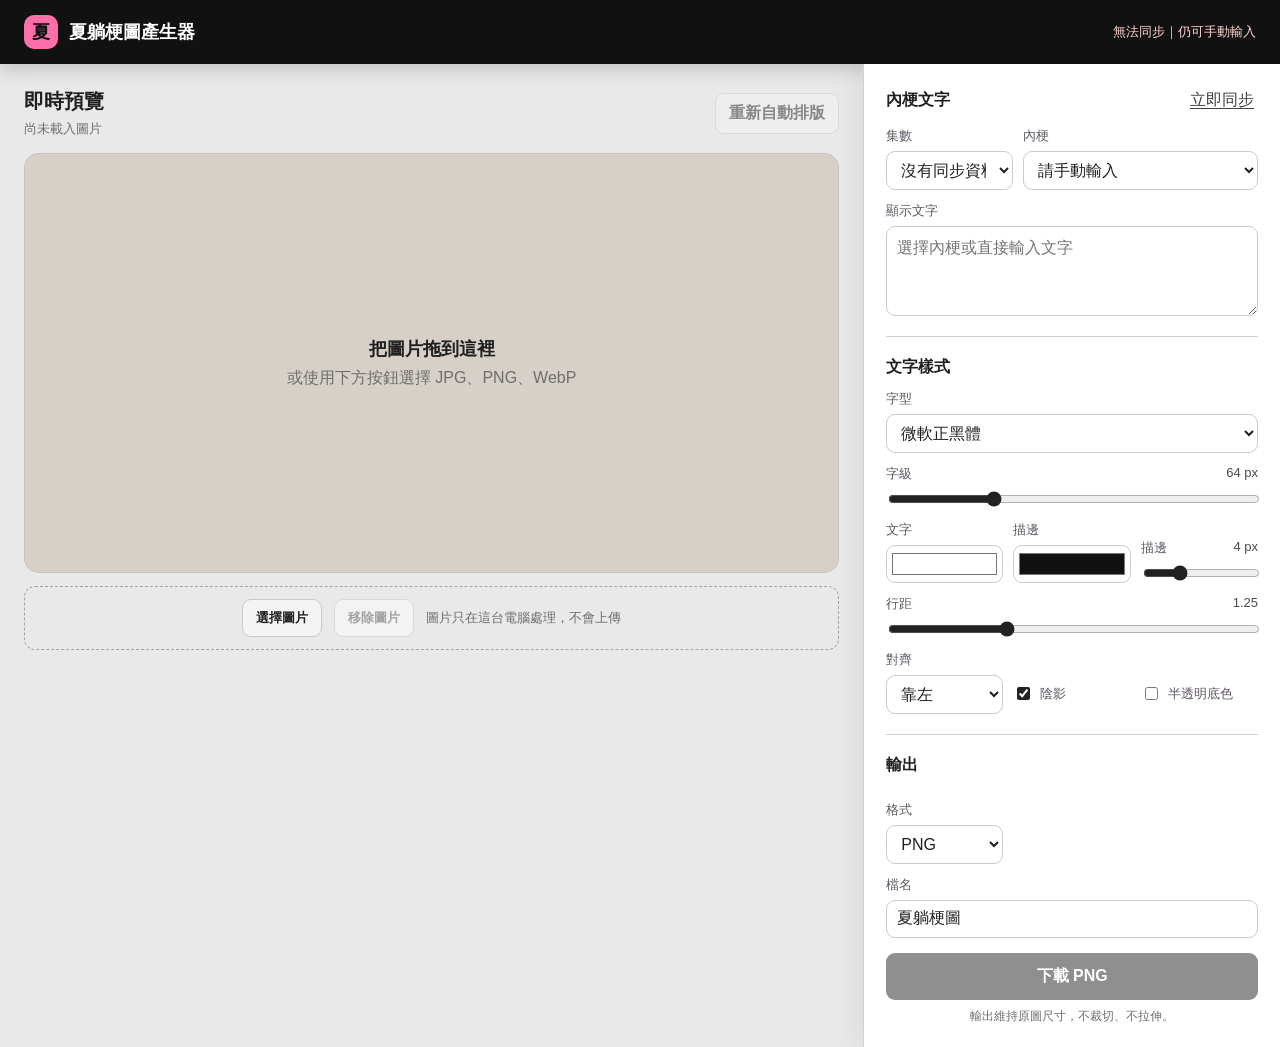
<file: index.html>
<!doctype html>
<html lang="zh-Hant">
<head>
  <meta charset="utf-8">
  <meta name="viewport" content="width=device-width, initial-scale=1">
  <title>夏躺梗圖產生器</title>
  <link rel="stylesheet" href="assets/style.css">
</head>
<body>
  <header class="app-header">
    <div class="brand"><span class="brand-mark">夏</span><span>夏躺梗圖產生器</span></div>
    <div id="syncStatus" class="sync-status" aria-live="polite">正在同步內梗…</div>
  </header>

  <main class="workspace">
    <section class="preview-panel" aria-labelledby="previewTitle">
      <div class="panel-heading">
        <div><h1 id="previewTitle">即時預覽</h1><p id="imageInfo">尚未載入圖片</p></div>
        <div class="preview-actions"><label for="imageInput" class="button secondary mobile-only">換圖</label><button id="autoLayoutButton" type="button" class="button secondary desktop-auto" disabled>重新自動排版</button></div>
      </div>

      <div id="canvasShell" class="canvas-shell empty">
        <canvas id="editorCanvas" aria-label="梗圖預覽畫布"></canvas>
        <div id="emptyState" class="empty-state">
          <strong>把圖片拖到這裡</strong>
          <span>或使用下方按鈕選擇 JPG、PNG、WebP</span>
        </div>
      </div>

      <div id="dropZone" class="drop-zone">
        <input id="imageInput" type="file" accept="image/jpeg,image/png,image/webp" hidden>
        <label for="imageInput" class="button secondary file-button">選擇圖片</label>
        <button id="removeImageButton" type="button" class="button ghost" disabled>移除圖片</button>
        <span>圖片只在這台電腦處理，不會上傳</span>
      </div>
    </section>

    <aside id="controlPanel" class="control-panel" aria-label="文字與輸出設定">
      <button id="mobilePanelCloseButton" class="mobile-panel-handle mobile-only" type="button" aria-label="關閉設定面板"><span></span></button>
      <section class="control-section mobile-only" data-panel-content="image">
        <h2>圖片</h2>
        <div class="mobile-image-actions">
          <label for="imageInput" class="button primary">選擇／更換圖片</label>
          <button id="mobileAutoLayoutButton" type="button" class="button secondary" disabled>重新自動排版</button>
          <button id="mobileRemoveImageButton" type="button" class="button ghost" disabled>移除圖片</button>
        </div>
      </section>
      <section class="control-section" data-panel-content="text">
        <div class="section-title"><h2>內梗文字</h2><button id="syncButton" type="button" class="text-button">立即同步</button></div>
        <div class="field-row">
          <label class="field"><span>集數</span><select id="episodeSelect"><option value="">載入中…</option></select></label>
          <label class="field wide"><span>內梗</span><select id="jokeSelect"><option value="">請先選集數</option></select></label>
        </div>
        <label class="field"><span>顯示文字</span><textarea id="textInput" rows="3" placeholder="選擇內梗或直接輸入文字"></textarea></label>
      </section>

      <section class="control-section" data-panel-content="style">
        <div class="section-title"><h2>文字樣式</h2><button id="moreStyleButton" type="button" class="text-button mobile-only" aria-expanded="false">更多設定</button></div>
        <label class="field"><span>字型</span>
          <select id="fontFamily">
            <option value="Microsoft JhengHei">微軟正黑體</option>
            <option value="Noto Sans TC">Noto Sans TC</option>
            <option value="DFKai-SB">標楷體</option>
          </select>
        </label>
        <label class="field range-field"><span>字級 <output id="fontSizeOutput">64 px</output></span><input id="fontSize" type="range" min="20" max="180" value="64"></label>
        <div class="field-row compact">
          <label class="field color-field"><span>文字</span><input id="textColor" type="color" value="#ffffff"></label>
          <label class="field color-field"><span>描邊</span><input id="strokeColor" type="color" value="#111111"></label>
          <label class="field range-field"><span>描邊 <output id="strokeWidthOutput">4 px</output></span><input id="strokeWidth" type="range" min="0" max="14" value="4"></label>
        </div>
        <div id="advancedStyleFields" class="advanced-style-fields">
          <label class="field range-field"><span>行距 <output id="lineHeightOutput">1.25</output></span><input id="lineHeight" type="range" min="100" max="180" value="125"></label>
          <div class="field-row compact">
            <label class="field"><span>對齊</span><select id="textAlign"><option value="left">靠左</option><option value="center">置中</option><option value="right">靠右</option></select></label>
            <label class="toggle-field"><input id="shadowEnabled" type="checkbox" checked><span>陰影</span></label>
            <label class="toggle-field"><input id="backgroundEnabled" type="checkbox"><span>半透明底色</span></label>
          </div>
        </div>
      </section>

      <section class="control-section" data-panel-content="download">
        <h2>輸出</h2>
        <div class="field-row compact">
          <label class="field"><span>格式</span><select id="outputFormat"><option value="png">PNG</option><option value="jpeg">JPG</option></select></label>
          <label id="qualityField" class="field range-field hidden"><span>畫質 <output id="qualityOutput">92%</output></span><input id="jpegQuality" type="range" min="60" max="100" value="92"></label>
        </div>
        <label class="field"><span>檔名</span><input id="fileName" type="text" value="夏躺梗圖"></label>
        <button id="downloadButton" type="button" class="button primary full" disabled>下載 PNG</button>
        <p class="hint">輸出維持原圖尺寸，不裁切、不拉伸。</p>
      </section>
    </aside>
  </main>

  <nav id="mobileTabs" class="mobile-tabs" aria-label="編輯工具">
    <button type="button" data-mobile-panel="image">圖片</button>
    <button type="button" data-mobile-panel="text" class="active" aria-selected="true">文字</button>
    <button type="button" data-mobile-panel="style">樣式</button>
    <button type="button" data-mobile-panel="download">下載</button>
  </nav>

  <div id="toast" class="toast" role="status" aria-live="polite"></div>
  <script src="assets/app.js"></script>
</body>
</html>
</file>
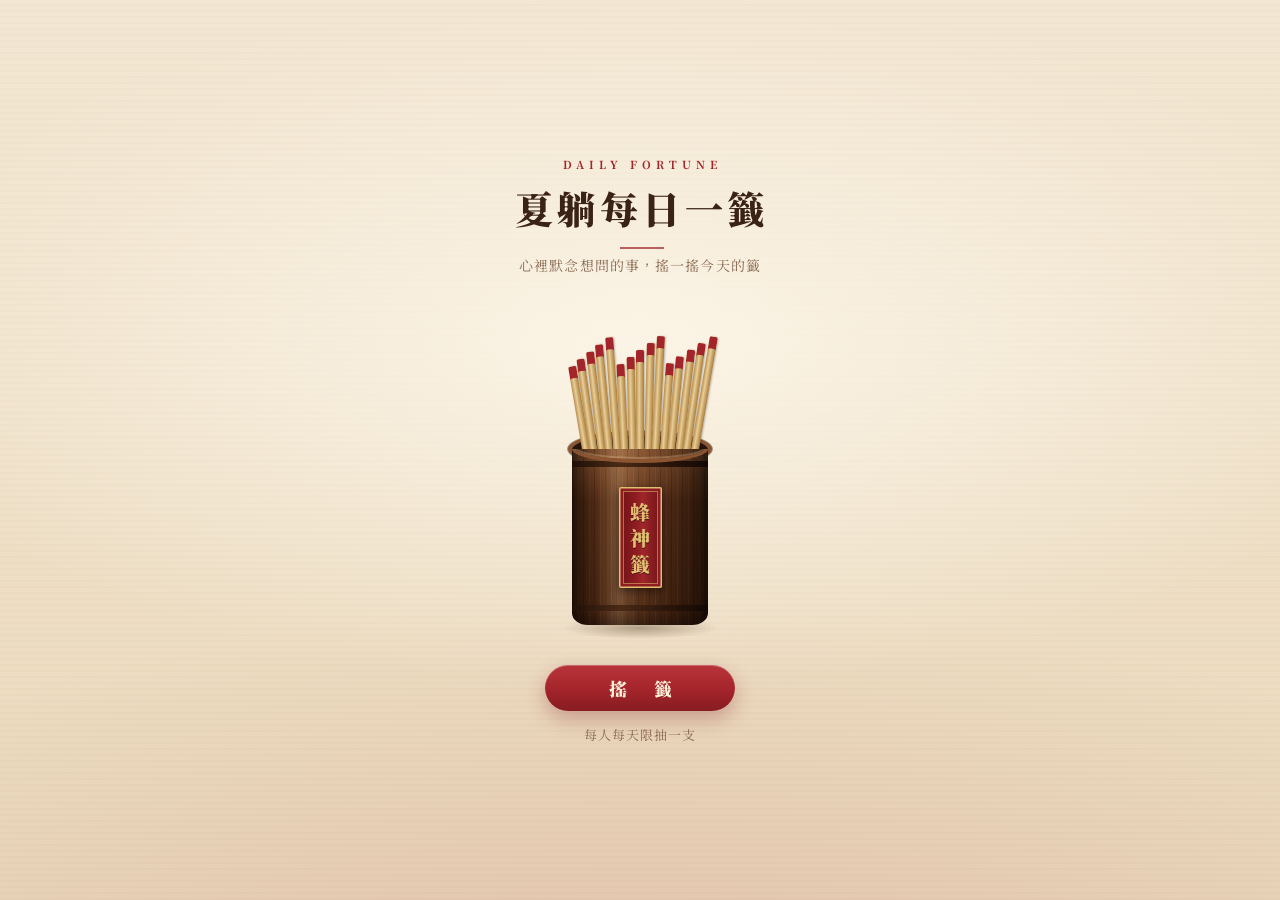
<file: xiatang/index.html>
<!doctype html>
<html lang="zh-Hant">
<head>
  <meta charset="utf-8">
  <meta name="viewport" content="width=device-width, initial-scale=1, viewport-fit=cover">
  <meta name="theme-color" content="#F3E7D3">
  <title>夏躺每日一籤</title>
  <meta property="og:title" content="夏躺每日一籤">
  <meta property="og:description" content="心裡默念想問的事，搖一搖今天的籤。">
  <link rel="preconnect" href="https://fonts.googleapis.com">
  <link rel="preconnect" href="https://fonts.gstatic.com" crossorigin>
  <link href="https://fonts.googleapis.com/css2?family=Noto+Serif+TC:wght@500;700;900&display=swap" rel="stylesheet">
  <!-- 改了 style.css / app.js / signs.js，把 v= 數字加 1，手機才會抓新檔 -->
  <link rel="stylesheet" href="style.css?v=3">
</head>
<body>
  <main class="page">
    <header class="hero">
      <div class="eyebrow">DAILY FORTUNE</div>
      <h1>夏躺每日一籤</h1>
      <p class="sub" id="sub">心裡默念想問的事，搖一搖今天的籤</p>
    </header>

    <div class="tube-wrap" id="tubeWrap" role="button" aria-label="搖籤筒">
      <div class="tube-shadow"></div>
      <div class="tube-mouth"></div>
      <div class="sticks" id="sticks"></div>
      <div class="stick-out" id="stickOut"><span id="stickText"></span></div>
      <div class="tube"><div class="tube-plaque">蜂神籤</div></div>
      <div class="tube-lip"></div>
    </div>

    <button class="btn" id="btn">搖　籤</button>
    <p class="hint" id="hint">每人每天限抽一支</p>
  </main>

  <div class="modal" id="modal" hidden>
    <div class="modal-inner">
      <div id="slip"></div>
      <button class="btn ghost" id="close">收下這支籤</button>
    </div>
  </div>

  <script src="signs.js?v=2"></script>
  <script src="app.js?v=3"></script>
</body>
</html>
</file>
<file: assets/style.css>
:root {
  color-scheme: light;
  font-family: "Microsoft JhengHei", "Noto Sans TC", sans-serif;
  background: #e9e9e9;
  color: #1f1f1f;
  --ink: #1f1f1f;
  --muted: #6e6e6e;
  --panel: #ffffff;
  --line: #d2d2d2;
  --brand: #111111;
  --pink: #ff6fa9;
  --soft: #f2f2f2;
  --danger: #4c4c4c;
}

* { box-sizing: border-box; }
body { margin: 0; min-width: 320px; background: #e9e9e9; }
button, input, select, textarea { font: inherit; }
button:focus-visible, input:focus-visible, select:focus-visible, textarea:focus-visible { outline: 3px solid rgba(90,90,90,.35); outline-offset: 2px; }

.app-header {
  min-height: 64px; padding: 12px 24px; display: flex; align-items: center; justify-content: space-between; gap: 20px;
  background: var(--brand); color: #ffffff; box-shadow: 0 5px 18px rgba(0,0,0,.18);
}
.brand { display: flex; align-items: center; gap: 11px; font-size: 18px; font-weight: 700; }
.brand-mark { width: 34px; height: 34px; display: grid; place-items: center; border-radius: 10px; background: var(--pink); color: #111111; }
.sync-status { color: #d8d8d8; font-size: 13px; }
.sync-status.error { color: #ffd1d1; }

.workspace { display: grid; grid-template-columns: minmax(0, 1.45fr) minmax(340px, .7fr); max-width: 1600px; margin: 0 auto; min-height: calc(100vh - 64px); }
.preview-panel { min-width: 0; padding: 24px; }
.control-panel { padding: 22px; background: var(--panel); border-left: 1px solid var(--line); box-shadow: -8px 0 24px rgba(50,41,53,.06); }
.panel-heading, .section-title { display: flex; align-items: center; justify-content: space-between; gap: 12px; }
h1, h2 { margin: 0; color: var(--ink); }
h1 { font-size: 20px; }
h2 { font-size: 16px; }
.panel-heading p { margin: 5px 0 0; color: var(--muted); font-size: 13px; }

.canvas-shell {
  position: relative; margin-top: 15px; min-height: 420px; display: grid; place-items: center; overflow: hidden;
  border-radius: 15px; background: #d6d0c8; box-shadow: inset 0 0 0 1px rgba(49,41,53,.08);
}
.canvas-shell.dragover { box-shadow: inset 0 0 0 4px #4b4b4b; }
#editorCanvas { display: block; max-width: 100%; max-height: calc(100vh - 220px); width: auto; height: auto; touch-action: none; cursor: default; }
.canvas-shell.empty #editorCanvas { display: none; }
.empty-state { display: none; text-align: center; color: var(--muted); padding: 36px; }
.empty-state strong { display: block; margin-bottom: 7px; color: var(--ink); font-size: 18px; }
.canvas-shell.empty .empty-state { display: block; }
.drop-zone { margin-top: 13px; display: flex; align-items: center; justify-content: center; gap: 12px; padding: 12px; border: 1px dashed #a89fa9; border-radius: 11px; color: var(--muted); font-size: 13px; }

.control-section { padding: 0 0 20px; margin-bottom: 20px; border-bottom: 1px solid var(--line); }
.control-section:last-child { border-bottom: 0; margin-bottom: 0; padding-bottom: 0; }
.control-section h2 { margin-bottom: 13px; }
.section-title h2 { margin-bottom: 0; }
.field { display: grid; gap: 6px; margin-top: 12px; min-width: 0; }
.field > span, .range-field > span { color: #5e5762; font-size: 13px; }
.field-row { display: grid; grid-template-columns: .7fr 1.3fr; gap: 10px; }
.field-row.compact { grid-template-columns: repeat(3, minmax(0, 1fr)); align-items: end; }
.field-row .field { margin-top: 12px; }
select, textarea, input[type="text"] { width: 100%; border: 1px solid #cfc7d0; border-radius: 9px; background: white; color: var(--ink); padding: 9px 10px; }
textarea { resize: vertical; min-height: 76px; line-height: 1.45; }
input[type="range"] { width: 100%; accent-color: #222222; }
input[type="color"] { width: 100%; height: 38px; border: 1px solid #cfc7d0; border-radius: 9px; padding: 3px; background: white; }
output { float: right; color: #4b4b4b; font-variant-numeric: tabular-nums; }
.toggle-field { display: flex; align-items: center; gap: 7px; min-height: 40px; margin-top: 12px; font-size: 13px; color: #5e5762; }
.toggle-field input { accent-color: #222222; }

.button { border: 1px solid transparent; border-radius: 9px; padding: 9px 13px; cursor: pointer; font-weight: 700; }
.button:disabled { cursor: not-allowed; opacity: .48; }
.button.primary { background: #171717; color: #ffffff; }
.button.secondary { background: #f4f4f4; border-color: #c9c9c9; color: var(--ink); }
.button.ghost { background: #ffffff; border-color: #c9c9c9; color: #555555; }
.file-button { display: inline-flex; align-items: center; justify-content: center; }
.button.full { width: 100%; margin-top: 15px; padding: 12px 14px; }
.text-button { border: 0; background: transparent; color: #3f3f3f; cursor: pointer; padding: 4px; text-decoration: underline; text-underline-offset: 3px; }
.hint { margin: 8px 0 0; color: var(--muted); font-size: 12px; text-align: center; }
.hidden { display: none !important; }
.toast { position: fixed; left: 50%; bottom: 22px; transform: translate(-50%, 20px); padding: 10px 14px; border-radius: 9px; background: #171717; color: white; opacity: 0; pointer-events: none; transition: .2s ease; box-shadow: 0 8px 28px rgba(0,0,0,.25); }
.toast.show { opacity: 1; transform: translate(-50%, 0); }
.mobile-only, .mobile-tabs { display: none; }
.preview-actions { display: flex; gap: 8px; align-items: center; }

@media (max-width: 960px) {
  body { padding-bottom: 64px; }
  .mobile-only { display: inline-flex; }
  .workspace { display: block; min-height: auto; }
  .preview-panel { padding: 14px; }
  .desktop-auto { display: none; }
  .canvas-shell { min-height: 280px; max-height: calc(100svh - 180px); margin-top: 10px; border-radius: 11px; }
  #editorCanvas { max-height: calc(100svh - 180px); }
  .drop-zone { margin-bottom: 4px; }
  .drop-zone > span { display: none; }
  .control-panel {
    position: fixed; z-index: 20; left: 0; right: 0; bottom: 60px; max-height: min(62svh, 560px); overflow-y: auto;
    padding: 8px 16px max(16px, env(safe-area-inset-bottom)); border: 0; border-radius: 18px 18px 0 0;
    box-shadow: 0 -10px 34px rgba(0,0,0,.22); transform: translateY(calc(100% + 72px)); transition: transform .22s ease;
  }
  .control-panel.is-open { transform: translateY(0); }
  .control-section { display: none; margin: 0; padding: 4px 0 12px; border: 0; }
  .control-section.mobile-active { display: block; }
  .mobile-panel-handle { width: 100%; height: 28px; padding: 0; justify-content: center; border: 0; background: transparent; }
  .mobile-panel-handle span { width: 42px; height: 5px; border-radius: 4px; background: #bdbdbd; }
  .mobile-tabs {
    display: grid;
    position: fixed; z-index: 30; left: 0; right: 0; bottom: 0; height: calc(60px + env(safe-area-inset-bottom));
    padding-bottom: env(safe-area-inset-bottom); grid-template-columns: repeat(4,1fr); background: #111; box-shadow: 0 -3px 16px rgba(0,0,0,.2);
  }
  .mobile-tabs button { min-height: 60px; border: 0; background: transparent; color: #bdbdbd; font-weight: 700; }
  .mobile-tabs button.active { color: var(--pink); }
  select, textarea, input[type="text"] { min-height: 46px; font-size: 16px; }
  .button { min-height: 46px; }
  .advanced-style-fields.mobile-collapsed { display: none; }
  .mobile-image-actions { display: grid; gap: 10px; }
}
@media (max-width: 560px) {
  .app-header { padding: 10px 14px; align-items: flex-start; }
  .sync-status { text-align: right; }
  .control-panel { padding-left: 15px; padding-right: 15px; }
  .field-row, .field-row.compact { grid-template-columns: 1fr; }
  .drop-zone { flex-direction: column; }
}
</file>
<file: xiatang/style.css>
/*
 * 夏躺每日一籤：淺色米紙背景＋實木籤筒＋廟宇籤紙
 * 配色固定，不吃任何後台設定
 */
:root {
  --paper: #F3E7D3;
  --paper2: #EAD9BC;
  --ink: #3A2216;
  --muted: #8A6A52;
  --vermilion: #A3242A;
}

* { box-sizing: border-box; -webkit-tap-highlight-color: transparent; }
[hidden] { display: none !important; }
html, body { margin: 0; min-height: 100%; }
body {
  font-family: "Noto Serif TC", "Songti TC", serif;
  color: var(--ink);
  background:
    radial-gradient(90% 55% at 50% 38%, #FBF4E6 0%, transparent 70%),
    radial-gradient(140% 90% at 50% 120%, rgba(163, 36, 42, .14), transparent 60%),
    repeating-linear-gradient(0deg, rgba(120, 80, 30, .025) 0 2px, transparent 2px 6px),
    linear-gradient(180deg, var(--paper), var(--paper2)) fixed;
  overflow-x: hidden;
  -webkit-user-select: none;
  user-select: none;
}

.page {
  min-height: 100svh; max-width: 480px; margin: 0 auto;
  padding: max(28px, env(safe-area-inset-top)) 16px max(28px, env(safe-area-inset-bottom));
  display: flex; flex-direction: column; align-items: center; justify-content: center;
}

/* 標題 */
.hero { text-align: center; }
.eyebrow { font-size: 11px; font-weight: 700; letter-spacing: .45em; padding-left: .45em; color: var(--vermilion); }
.hero h1 { margin: 8px 0 6px; font-size: clamp(30px, 9vw, 38px); font-weight: 900; letter-spacing: .12em; padding-left: .12em; }
.hero h1::after { content: ""; display: block; width: 44px; height: 2px; margin: 12px auto 0; background: var(--vermilion); opacity: .7; }
.sub { margin: 0; font-size: 14px; color: var(--muted); letter-spacing: .08em; }

/* 按鈕：朱紅漆 */
.btn {
  margin-top: 26px; min-width: 190px; padding: 14px 28px; border: 0; border-radius: 999px; cursor: pointer;
  font: 900 18px/1 "Noto Serif TC", serif; letter-spacing: .25em; padding-left: calc(28px + .25em);
  color: #FBEFD9; background: linear-gradient(180deg, #B8343A, var(--vermilion) 55%, #861C21);
  box-shadow: 0 8px 20px rgba(130, 28, 33, .3), inset 0 1px 0 rgba(255, 255, 255, .25);
  transition: transform .15s, filter .2s;
}
.btn:active { transform: scale(.97); }
.btn:disabled { filter: saturate(.5) brightness(.95); cursor: default; }
.btn.ghost { margin-top: 14px; width: 100%; background: rgba(251, 244, 230, .92); color: var(--vermilion); box-shadow: 0 6px 18px rgba(0, 0, 0, .18); font-size: 16px; }
.hint { margin: 14px 0 0; font-size: 13px; color: var(--muted); letter-spacing: .08em; text-align: center; }

/* 籤詩彈窗 */
.modal {
  position: fixed; inset: 0; z-index: 40; display: flex; align-items: center; justify-content: center; padding: 16px;
  background: rgba(58, 34, 22, .42); backdrop-filter: blur(5px); -webkit-backdrop-filter: blur(5px);
  animation: fadeIn .3s;
}
.modal-inner { width: min(100%, 340px); }
@keyframes fadeIn { from { opacity: 0; } }

/* ===================== 籤筒 ===================== */
.tube-wrap { position: relative; width: 200px; height: 300px; cursor: pointer; transform-origin: 50% 90%; }
.tube-wrap.shaking { animation: tubeShake .16s ease-in-out infinite alternate; }
@keyframes tubeShake {
  from { transform: rotate(-11deg) translateY(-4px); }
  to { transform: rotate(11deg) translateY(2px); }
}
.tube-wrap:not(.shaking):not(.drawn) { animation: tubeIdle 3s ease-in-out infinite; }
@keyframes tubeIdle { 0%, 80%, 100% { transform: rotate(0); } 86% { transform: rotate(-5deg); } 93% { transform: rotate(4deg); } }

/* 實木籤筒：固定木色＋朱漆匾，不跟主題配色（跟籤詩紙同一套質感）
   疊層：筒口內側(0) → 竹籤(1) → 筒身(2) → 筒口前緣(3)，竹籤看起來才是插在筒子裡 */
.tube-wrap { --wood: #5A2F17; --wood-hi: #8A5530; --lacquer: #8E1C21; --gold: #E2BE72; margin-top: 56px; }
.tube-shadow { position: absolute; left: 22px; right: 22px; bottom: 0; height: 22px; border-radius: 50%; background: radial-gradient(closest-side, rgba(0, 0, 0, .55), transparent); }
.tube, .tube-mouth, .tube-lip { position: absolute; left: 32px; width: 136px; }
.tube-mouth {
  z-index: 0; bottom: 176px; height: 28px; border-radius: 50%;
  background: radial-gradient(ellipse at 50% 70%, #140904 40%, #2A160B 75%);
  box-shadow: 0 0 0 4px var(--wood-hi), 0 0 0 5px rgba(0, 0, 0, .35);
}
.sticks { position: absolute; left: 0; right: 0; bottom: 178px; height: 140px; z-index: 1; pointer-events: none; }
.sticks i {
  position: absolute; bottom: 0; width: 8px; margin-left: -4px; border-radius: 2px 2px 1px 1px; transform-origin: 50% 100%;
  background: linear-gradient(90deg, #B98D4E, #E8CF98 40%, #D2B072 60%, #A97C40);
  box-shadow: inset 0 12px 0 0 #A3242A, 1px 0 2px rgba(0, 0, 0, .25);
}
.tube-wrap.shaking .sticks i { animation: stickRattle .12s infinite alternate; }
.tube-wrap.shaking .sticks i:nth-child(odd) { animation-delay: -.06s; }
@keyframes stickRattle { to { translate: 0 -8px; } }

.tube {
  z-index: 2; bottom: 14px; height: 176px; border-radius: 0 0 16px 16px / 0 0 12px 12px;
  display: flex; align-items: center; justify-content: center;
  background:
    linear-gradient(90deg, rgba(0, 0, 0, .55), rgba(0, 0, 0, .1) 18%, rgba(255, 220, 170, .22) 34%, rgba(255, 220, 170, .06) 48%, rgba(0, 0, 0, .25) 78%, rgba(0, 0, 0, .6)),
    repeating-linear-gradient(90deg, rgba(0, 0, 0, .18) 0 1px, transparent 1px 6px, rgba(255, 200, 140, .07) 6px 7px, transparent 7px 11px),
    linear-gradient(180deg, var(--wood-hi), var(--wood) 30%, #4A2511);
  box-shadow: inset 0 -8px 14px rgba(0, 0, 0, .35);
}
/* 上下兩道深色箍 */
.tube::before, .tube::after { content: ""; position: absolute; left: 0; right: 0; height: 6px; background: linear-gradient(90deg, #1E0F07, #4A2A16 35%, #2A150A 70%, #120804); }
.tube::before { top: 12px; }
.tube::after { bottom: 14px; }
.tube-lip {
  z-index: 3; bottom: 176px; height: 28px; border-radius: 50%; pointer-events: none;
  border: 4px solid var(--wood-hi); border-top-color: transparent; clip-path: inset(50% 0 0 0);
  box-shadow: inset 0 -2px 0 rgba(255, 220, 170, .25);
}
.tube-plaque {
  writing-mode: vertical-rl; font-family: "Noto Serif TC", serif; font-weight: 900; font-size: 20px; letter-spacing: .3em;
  color: var(--gold); padding: 14px 7px 9px; border-radius: 2px;
  background: linear-gradient(90deg, #6E1216, var(--lacquer) 40%, #A0262B 55%, #6E1216);
  box-shadow: inset 0 0 0 1.5px var(--gold), inset 0 0 0 4px var(--lacquer), inset 0 0 0 5px rgba(226, 190, 114, .55), 0 3px 8px rgba(0, 0, 0, .45);
  text-shadow: 0 1px 0 rgba(0, 0, 0, .5);
}

/* 抽出來的那支籤：從筒裡升起 */
.stick-out {
  position: absolute; z-index: 1; left: 50%; bottom: 150px; width: 30px; height: 178px; margin-left: -15px;
  border-radius: 3px 3px 1px 1px; display: flex; justify-content: center; padding-top: 22px;
  background: linear-gradient(90deg, #B98D4E, #F0DCAA 42%, #D9B77A 60%, #A97C40);
  box-shadow: inset 0 14px 0 0 #A3242A, 0 0 16px rgba(255, 210, 140, .35);
  opacity: 0; transform: translateY(150px);
  transition: transform 1s cubic-bezier(.2, 1.2, .4, 1), opacity .2s;
}
.stick-out span { writing-mode: vertical-rl; font-family: "Noto Serif TC", serif; font-size: 22px; font-weight: 900; letter-spacing: .2em; color: #8E1B1B; }
.stick-out.bad span { color: #3F3A36; }
.tube-wrap.drawn .stick-out { opacity: 1; transform: translateY(-4px); }

/* 籤詩：仿廟宇籤紙（米紙、朱紅雙框、直書），固定配色不跟主題 */
.slip {
  --ink: #2A1A10; --red: #A3242A;
  padding: 12px; border-radius: 4px; text-align: left; color: var(--ink);
  font-family: "Noto Serif TC", "Songti TC", serif;
  background:
    radial-gradient(120% 80% at 20% 10%, rgba(255, 255, 255, .55), transparent 60%),
    radial-gradient(90% 70% at 90% 100%, rgba(150, 100, 40, .16), transparent 70%),
    repeating-linear-gradient(0deg, rgba(120, 80, 30, .035) 0 2px, transparent 2px 5px),
    #F1E4C6;
  box-shadow: 0 24px 60px rgba(0, 0, 0, .45), 0 2px 0 rgba(255, 255, 255, .4) inset;
  animation: slipIn .6s cubic-bezier(.2, 1.2, .4, 1);
}
@keyframes slipIn { from { transform: translateY(40px) scale(.94); opacity: 0; } }
.slip-frame { border: 2px solid var(--red); outline: 1px solid var(--red); outline-offset: -6px; padding: 16px 16px 12px; }
.slip-head { text-align: center; font-size: 13px; font-weight: 700; letter-spacing: .5em; padding-left: .5em; color: var(--red); padding-bottom: 10px; border-bottom: 1px solid color-mix(in srgb, var(--red) 45%, transparent); }

/* 直書：欄位由右到左 */
.slip-body {
  writing-mode: vertical-rl; height: min(46vh, 330px); margin: 14px auto 10px; max-width: 100%;
  overflow: hidden;
}
/* 直書下的 block 會由右往左排成一欄一欄，不用 flex（flex 會沿直行方向上下疊） */
.slip-fortune {
  padding: 14px 8px; margin-left: 14px; height: fit-content;
  border: 1.5px solid var(--red); color: var(--red); background: rgba(163, 36, 42, .05);
}
.slip-fortune span { display: block; font-size: 14px; font-weight: 700; letter-spacing: .2em; margin-left: 8px; }
.slip-fortune b { display: block; font-size: 40px; font-weight: 900; letter-spacing: .18em; line-height: 1.1; }
.slip-text, .slip-comment { margin: 0; font-size: var(--fs, 17px); font-weight: 500; line-height: 2; letter-spacing: .08em; text-align: justify; }
.slip-text { margin-left: 12px; }
.slip-comment { padding-right: 12px; border-right: 1px dashed color-mix(in srgb, var(--red) 40%, transparent); }
.slip-comment em { font-style: normal; font-weight: 900; color: var(--red); margin-bottom: .4em; display: inline-block; letter-spacing: .2em; }
.slip.bad { --red: #4B4743; }

.slip-foot { display: flex; justify-content: space-between; align-items: flex-end; font-size: 12px; letter-spacing: .15em; color: color-mix(in srgb, var(--ink) 65%, transparent); }
.seal {
  font-style: normal; font-weight: 900; font-size: 15px; line-height: 1.05; color: #fff; background: #B3262D;
  writing-mode: vertical-rl; padding: 6px 4px; border-radius: 3px; transform: rotate(-4deg);
  box-shadow: 0 0 0 2px #F1E4C6, 0 0 0 3px #B3262D; opacity: .9; mix-blend-mode: multiply;
}

/* 淺色背景上，籤筒陰影收淡一點 */
.tube-shadow { background: radial-gradient(closest-side, rgba(70, 40, 20, .35), transparent); }
.tube-wrap { margin-top: 64px; }

@media (prefers-reduced-motion: reduce) {
  .tube-wrap { animation: none !important; }
}

/* LINE 機器人帶來的戰隊加分 */
.team-score { display: block; margin-top: 4px; font-weight: 900; color: #A3242A; letter-spacing: .1em; }
.slip.bad .team-score { color: #4B4743; }
</file>
